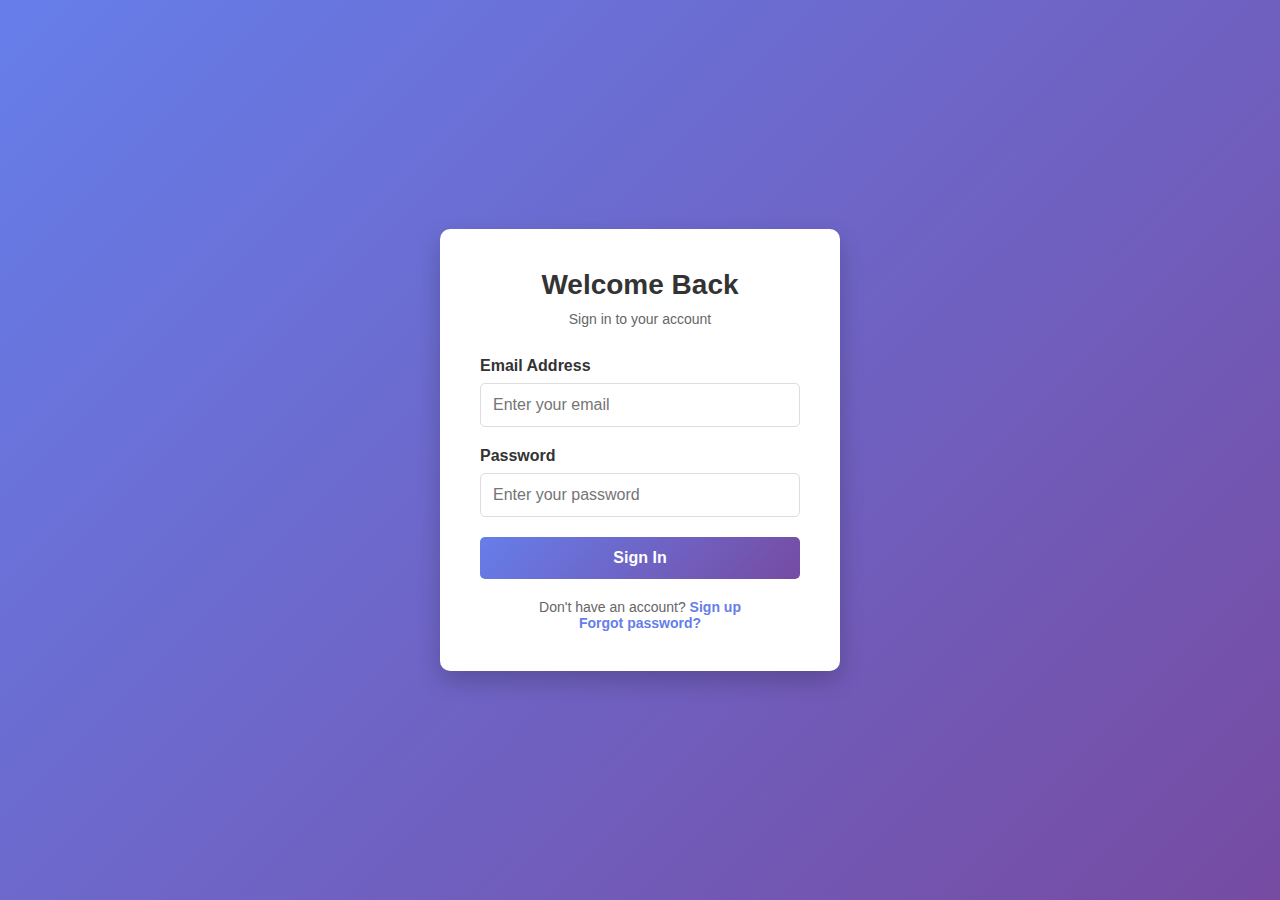
<file: login.html>
<!DOCTYPE html>
<html lang="en">
<head>
    <meta charset="UTF-8">
    <meta name="viewport" content="width=device-width, initial-scale=1.0">
    <title>Login</title>
    <style>
        * {
            margin: 0;
            padding: 0;
            box-sizing: border-box;
        }

        body {
            font-family: 'Arial', sans-serif;
            background: linear-gradient(135deg, #667eea 0%, #764ba2 100%);
            min-height: 100vh;
            display: flex;
            justify-content: center;
            align-items: center;
        }

        .login-container {
            background: white;
            padding: 40px;
            border-radius: 10px;
            box-shadow: 0 10px 25px rgba(0, 0, 0, 0.2);
            width: 100%;
            max-width: 400px;
        }

        .login-header {
            text-align: center;
            margin-bottom: 30px;
        }

        .login-header h1 {
            color: #333;
            font-size: 28px;
            margin-bottom: 10px;
        }

        .login-header p {
            color: #666;
            font-size: 14px;
        }

        .form-group {
            margin-bottom: 20px;
        }

        label {
            display: block;
            margin-bottom: 8px;
            color: #333;
            font-weight: bold;
        }

        input {
            width: 100%;
            padding: 12px;
            border: 1px solid #ddd;
            border-radius: 5px;
            font-size: 16px;
            transition: border-color 0.3s;
        }

        input:focus {
            outline: none;
            border-color: #667eea;
        }

        .login-btn {
            width: 100%;
            padding: 12px;
            background: linear-gradient(135deg, #667eea 0%, #764ba2 100%);
            color: white;
            border: none;
            border-radius: 5px;
            font-size: 16px;
            font-weight: bold;
            cursor: pointer;
            transition: transform 0.2s, box-shadow 0.2s;
        }

        .login-btn:hover {
            transform: translateY(-2px);
            box-shadow: 0 5px 15px rgba(102, 126, 234, 0.4);
        }

        .login-footer {
            text-align: center;
            margin-top: 20px;
        }

        .login-footer p {
            color: #666;
            font-size: 14px;
        }

        .login-footer a {
            color: #667eea;
            text-decoration: none;
            font-weight: bold;
        }

        .login-footer a:hover {
            text-decoration: underline;
        }
    </style>
</head>
<body>
    <div class="login-container">
        <div class="login-header">
            <h1>Welcome Back</h1>
            <p>Sign in to your account</p>
        </div>

        <form id="loginForm">
            <div class="form-group">
                <label for="email">Email Address</label>
                <input type="email" id="email" name="email" placeholder="Enter your email" required>
            </div>

            <div class="form-group">
                <label for="password">Password</label>
                <input type="password" id="password" name="password" placeholder="Enter your password" required>
            </div>

            <button type="submit" class="login-btn">Sign In</button>
        </form>

        <div class="login-footer">
            <p>Don't have an account? <a href="#signup">Sign up</a></p>
            <p><a href="#forgot">Forgot password?</a></p>
        </div>
    </div>

    <script>
        document.getElementById('loginForm').addEventListener('submit', function(e) {
            e.preventDefault();
            const email = document.getElementById('email').value;
            const password = document.getElementById('password').value;
            
            // Basic validation
            if (email && password) {
                alert('Login attempt with email: ' + email);
                // Add your login logic here
            }
        });
    </script>
</body>
</html>
</file>
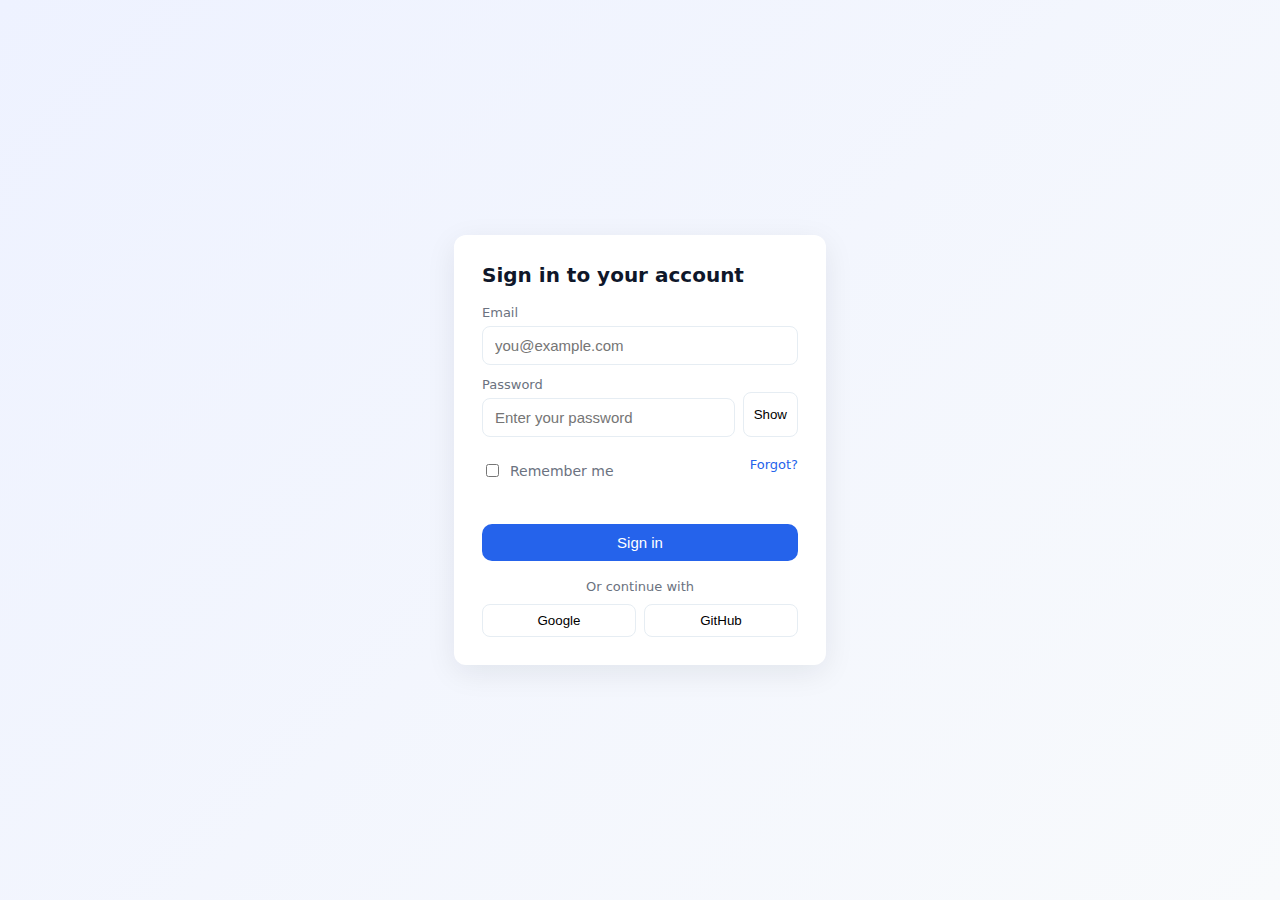
<file: web.html>
<!DOCTYPE html>
<html lang="en">
<head>
    <meta charset="UTF-8">
    <meta name="viewport" content="width=device-width, initial-scale=1.0">
    <title>Login</title>
    <link rel="stylesheet" href="styles.css">
</head>
<body>
    <main class="container">
        <section class="card">
            <h1 class="title">Sign in to your account</h1>
            <form id="loginForm" novalidate>
                <label for="email">Email</label>
                <input id="email" name="email" type="email" placeholder="you@example.com" required>

                <label for="password">Password</label>
                <div class="password-wrap">
                    <input id="password" name="password" type="password" placeholder="Enter your password" required minlength="6">
                    <button type="button" id="togglePwd" aria-label="Show password">Show</button>
                </div>

                <div class="row">
                    <label class="checkbox">
                        <input type="checkbox" id="remember" name="remember">
                        <span>Remember me</span>
                    </label>
                    <a class="forgot" href="#">Forgot?</a>
                </div>

                <div id="message" role="status" aria-live="polite"></div>

                <button class="btn" type="submit">Sign in</button>
            </form>

            <div class="divider">Or continue with</div>
            <div class="socials">
                <button class="social">Google</button>
                <button class="social">GitHub</button>
            </div>
        </section>
    </main>

    <script src="login.js" type="module"></script>
</body>
</html>
</file>
<file: styles.css>
:root { --bg: #f4f6f8; --card: #ffffff; --accent: #2563eb; --muted: #6b7280; }

* { box-sizing: border-box; }
html,body{height:100%;}
body{
  margin:0;
  font-family:Inter,system-ui,-apple-system,Segoe UI,Roboto,'Helvetica Neue',Arial;
  background: linear-gradient(135deg,#eef2ff 0%, #f8fafc 100%);
  display:flex;
  align-items:center;
  justify-content:center;
}
.container{width:100%;max-width:420px;padding:24px;}
.card{background:var(--card);border-radius:12px;padding:28px;box-shadow:0 8px 30px rgba(16,24,40,0.08);}
.title{margin:0 0 18px 0;font-size:20px;color:#0f172a}
label{display:block;font-size:13px;color:var(--muted);margin-top:12px}
input[type="email"],input[type="password"]{width:100%;padding:10px 12px;margin-top:6px;border:1px solid #e6edf3;border-radius:8px;font-size:15px}
.password-wrap{position:relative;display:flex}
.password-wrap input{flex:1}
.password-wrap button{position:relative;margin-left:8px;padding:8px 10px;border-radius:8px;border:1px solid #e6edf3;background:#fff;cursor:pointer}
.row{display:flex;align-items:center;justify-content:space-between;margin-top:12px}
.checkbox{display:flex;align-items:center;gap:8px;font-size:14px;color:var(--muted)}
.forgot{font-size:13px;color:var(--accent);text-decoration:none}
.btn{width:100%;margin-top:16px;background:var(--accent);color:white;padding:10px;border:none;border-radius:10px;font-size:15px;cursor:pointer}
.divider{margin:18px 0 10px;color:var(--muted);font-size:13px;text-align:center}
.socials{display:flex;gap:8px}
.social{flex:1;padding:8px;border-radius:8px;border:1px solid #e6edf3;background:#fff;cursor:pointer}
#message{min-height:20px;margin-top:8px;font-size:13px;color:#dc2626}

@media (max-width:420px){.container{padding:16px}.card{padding:20px}}
</file>
